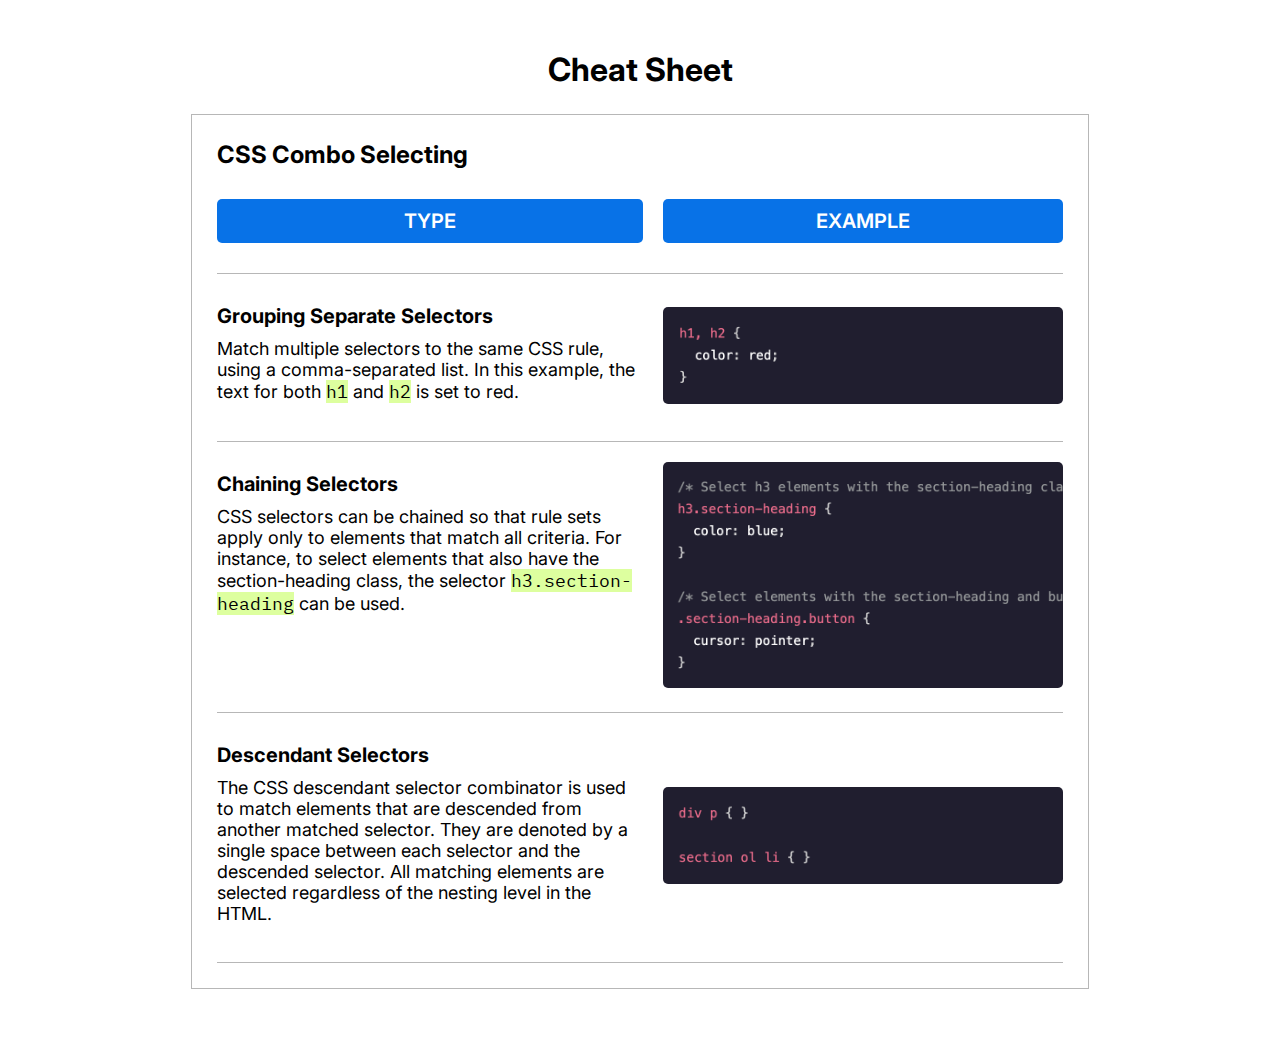
<file: cheatsheet/index.html>
<!DOCTYPE html>
<html lang="en">
<head>
    <meta charset="UTF-8">
    <meta name="viewport" content="width=device-width, initial-scale=1.0">
    <title>Cheat Sheet</title>
    <link rel="stylesheet" href="https://drewcolby.github.io/cheatsheet/index.css">
    <link rel="preconnect" href="https://fonts.googleapis.com">
<link rel="preconnect" href="https://fonts.gstatic.com" crossorigin>
<link href="https://fonts.googleapis.com/css2?family=IBM+Plex+Mono:ital,wght@0,100;0,200;0,300;0,400;0,500;0,600;0,700;1,100;1,200;1,300;1,400;1,500;1,600;1,700&family=Inter:wght@100..900&display=swap" rel="stylesheet">
</head>
<body>
    <!--Header-->
    <h1>Cheat Sheet</h1>

    <div class="Section-Container">
        <h2>CSS Combo Selecting</h2>
    <!--Table-->
    <table cellspacing="0">
        <thead>
            <tr>
                <th><h3 id="Type">Type</h3></th>
                <th><h3 id="Example">Example</h3></th>
            </tr>
        </thead>
        <tbody>
            <tr>
                <td class="Text">
                    <h4>Grouping Separate Selectors</h4>
                    <p>Match multiple selectors to the same CSS rule, using a comma-separated list. In this example, the text for both <span class="Code">h1</span> and <span class="Code">h2</span> is set to red.</p>
                </td>
                <td>
                   <img class="Example-Image" src="/cheatsheet/images/Grouping-Seperate-Selectors.png">
                </td>
            </tr>
            <tr>
                <td class="Text">
                    <h4>Chaining Selectors</h4>
                    <p>CSS selectors can be chained so that rule sets apply only to elements that match all criteria. For instance, to select elements that also have the section-heading class, the selector <span class="Code">h3.section-heading</span> can be used.</p>
                </td>
                <td>
                    <img class="Example-Image" src="/cheatsheet/images/Chaining-Selectors.png">
                </td>
            </tr>
            <tr>
                <td class="Text">
                    <h4>Descendant Selectors</h4>
                    <p>The CSS descendant selector combinator is used to match elements that are descended from another matched selector. They are denoted by a single space between each selector and the descended selector. All matching elements are selected regardless of the nesting level in the HTML.</p>
                </td>
                <td>
                    <img class="Example-Image" src="/cheatsheet/images/Descendant-Selectors.png">
                </td>
            </tr>
        </tbody>
    </table>
    </div>
</body>
</html>
</file>
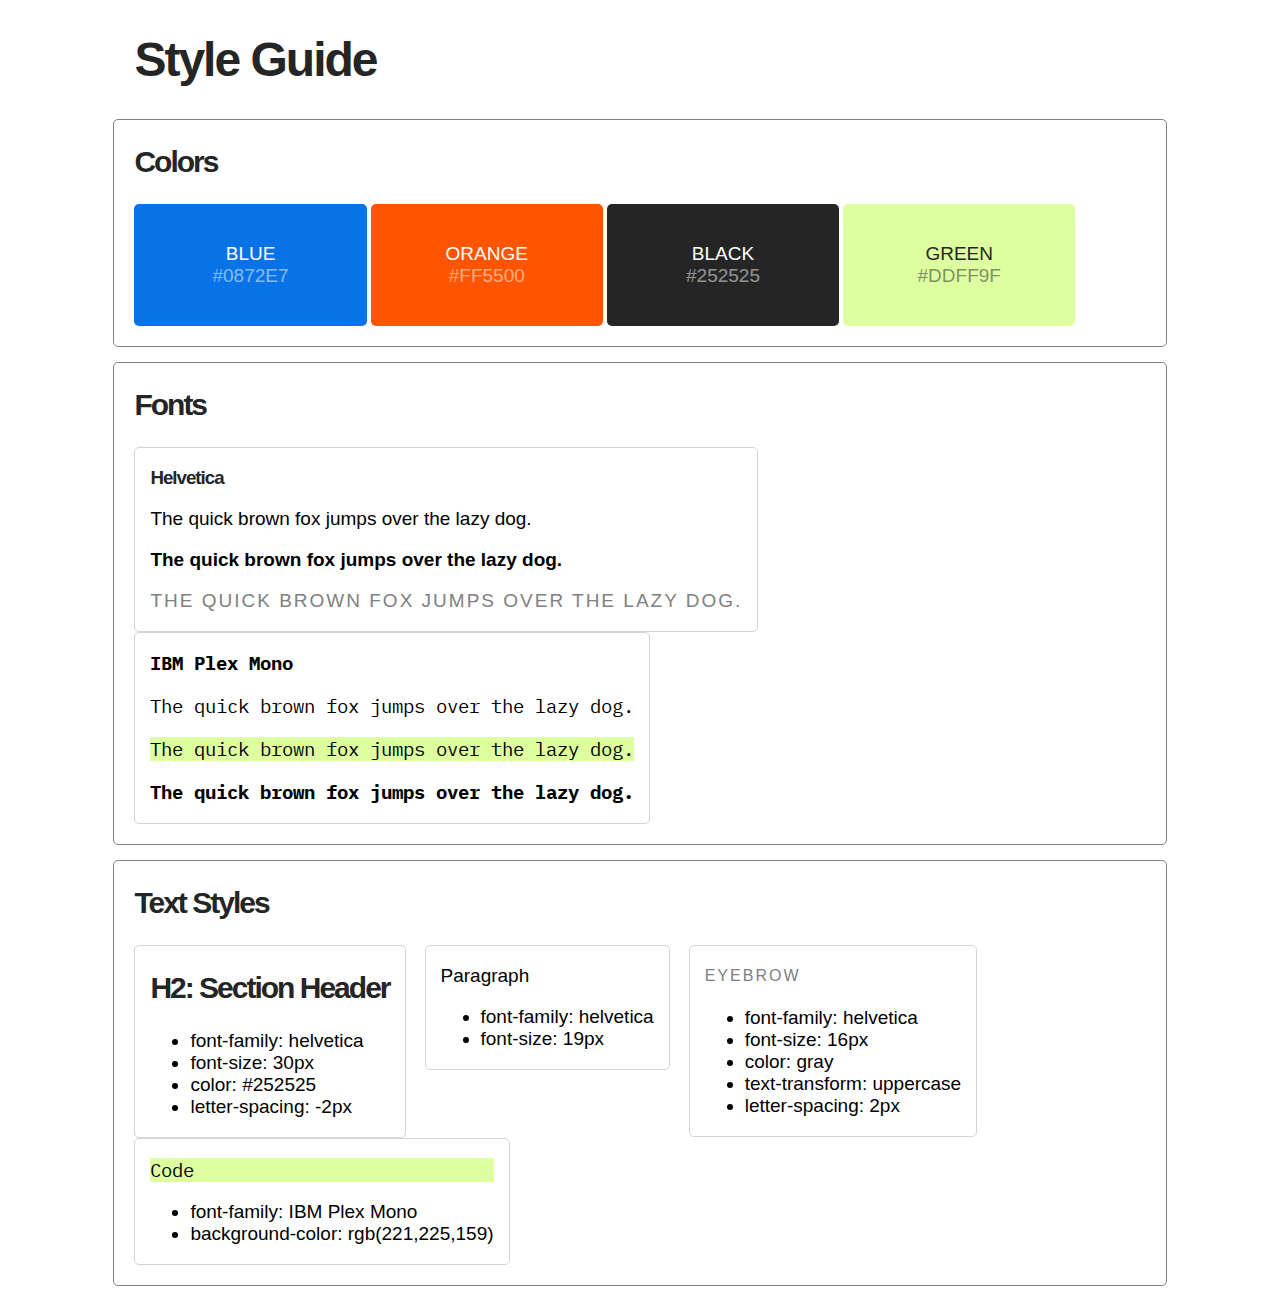
<file: styleguide/index.html>
<!DOCTYPE html>
<html lang="en">
<head>
    <meta charset="UTF-8">
    <meta name="viewport" content="width=device-width, initial-scale=1.0">
    <title>Style Guide</title>
    <link rel="stylesheet" href="styles.css">
    <link rel="preconnect" href="https://fonts.googleapis.com">
<link rel="preconnect" href="https://fonts.gstatic.com" crossorigin>
<link href="https://fonts.googleapis.com/css2?family=IBM+Plex+Mono:ital,wght@0,100;0,200;0,300;0,400;0,500;0,600;0,700;1,100;1,200;1,300;1,400;1,500;1,600;1,700&display=swap" rel="stylesheet">
</head>
<body>
    <!-- Header-->
    <div class="header">
        <h1>Style Guide</h1>
    </div>
    <!-- Header-->

    <!--Colors Section-->
    <div class="section">
        <h2>Colors</h2>
        <div>
            <div class="color" id="blue">
                <p>
                    Blue<br><span class="colorcode">#0872E7</span>
                </p>
            </div>
            <div class="color" id="orange">
                <p>
                    Orange<br><span class="colorcode">#ff5500</span>
                </p>
            </div>
            <div class="color" id="black">
                <p>
                    Black<br><span class="colorcode">#252525</span>
                </p>
            </div>
            <div class="color" id="green">
                <p>
                    Green<br><span class="colorcode">#ddff9f</span>
                </p>
            </div>
        </div>
    </div>
    <!--Color Section-->

     <!--Font Section-->
    <div class="section">
        <h2>Fonts</h2>
        <div class="fontscontainer">
            <div class="item">
                <h3 class="helvetica">Helvetica</h3>
                <p>The quick brown fox jumps over the lazy dog.</p>
                <p class="bold">The quick brown fox jumps over the lazy dog.</p>
                <p class="eyebrow">The quick brown fox jumps over the lazy dog.</p>
            </div>
            <div class="item">
                <h3 class="IBM">IBM Plex Mono</h3>
                <p class="IBM">The quick brown fox jumps over the lazy dog.</p>
                <p class="IBM highlight">The quick brown fox jumps over the lazy dog.</p>
                <p class="bold IBM">The quick brown fox jumps over the lazy dog.</p>
            </div>
        </div>
    </div>
    <!--Font Section-->

    <!--Text Styles Section-->
    <div class="section">
        <h2>Text Styles</h2>
        <div class="item">
            <h2>H2: Section Header</h2>
            <ul>
                <li>font-family: helvetica</li>
                <li>font-size: 30px</li>
                <li>color: #252525</li>
                <li>letter-spacing: -2px</li>
            </ul>
        </div>
        <div class="item">
            <p>Paragraph</p>
            <ul>
                <li>font-family: helvetica</li>
                <li>font-size: 19px</li>
            </ul>
        </div>
        <div class="item">
            <h4 class="eyebrow">Eyebrow</h4>
            <ul>
                <li>font-family: helvetica</li>
                <li>font-size: 16px</li>
                <li>color: gray</li>
                <li>text-transform: uppercase</li>
                <li>letter-spacing: 2px</li>
            </ul>
        </div>
        <div class="item">
            <p class="IBM highlight">Code</p>
            <ul>
                <li>font-family: IBM Plex Mono</li>
                <li>background-color: rgb(221,225,159)</li>
            </ul>
        </div>
    </div>
    <!--Text Styles Section-->

   
</body>
</html>
</file>
<file: styleguide/styles.css>
/* Universal Styles */

h1 {
    font-family: Helvetica;
    font-size: 48px;
    color: #252525;
    letter-spacing: -2px;
}

h2 {
    font-family: Helvetica;
    font-size: 30px;
    color: #252525;
    letter-spacing: -2px;
}

h4 {
    font-family: Helvetica;
    font-size: 16px;
}

.header {
    margin: auto;
    width: 80%;
}

.section {
    border: 1px solid gray;
    border-radius: 5px;
    padding: 0px 20px 20px 20px;
    width: 80%;
    margin: 0 auto 15px;
}

p, ul {
    font-family: Helvetica;
    font-size: 19px;
}

/* Universal Styles */

/*Color Blocks*/

#blue {
    background-color: #0872E7;
}

#green {
    background-color: #ddff9f;
    color: #252525;
}

#orange {
    background-color: #ff5500;
}

#black {
    background-color: #252525;
}

.color {
    border-radius: 5px;
    padding: 20px 15px;
    text-align: center;
    color: white;
    text-transform: uppercase;
    display: inline-block;
    width: 20%;
    margin: auto;
}

.colorcode {
    opacity: 50%;
}

/*Color Blocks*/

/*Fonts Section*/

.bold {
    font-weight: bold;
}

.eyebrow {
    color: gray;
    text-transform: uppercase;
    font-weight: 100;
    letter-spacing: 2px;
}

.helvetica {
    font-family: Helvetica;
    font-size: 23;
    color: #252525;
    letter-spacing: -1px;
}

.IBM {
    font-family: IBM Plex Mono;
}

.item {
    display: inline-block;
    border: 1px solid rgb(212, 212, 212);
    border-radius: 5px;
    padding: 0px 15px;
    vertical-align: top;
    margin-right: 15px;
}

.highlight {
    background-color: rgb(221, 255, 159);
}

/*Fonts Section*/
</file>
